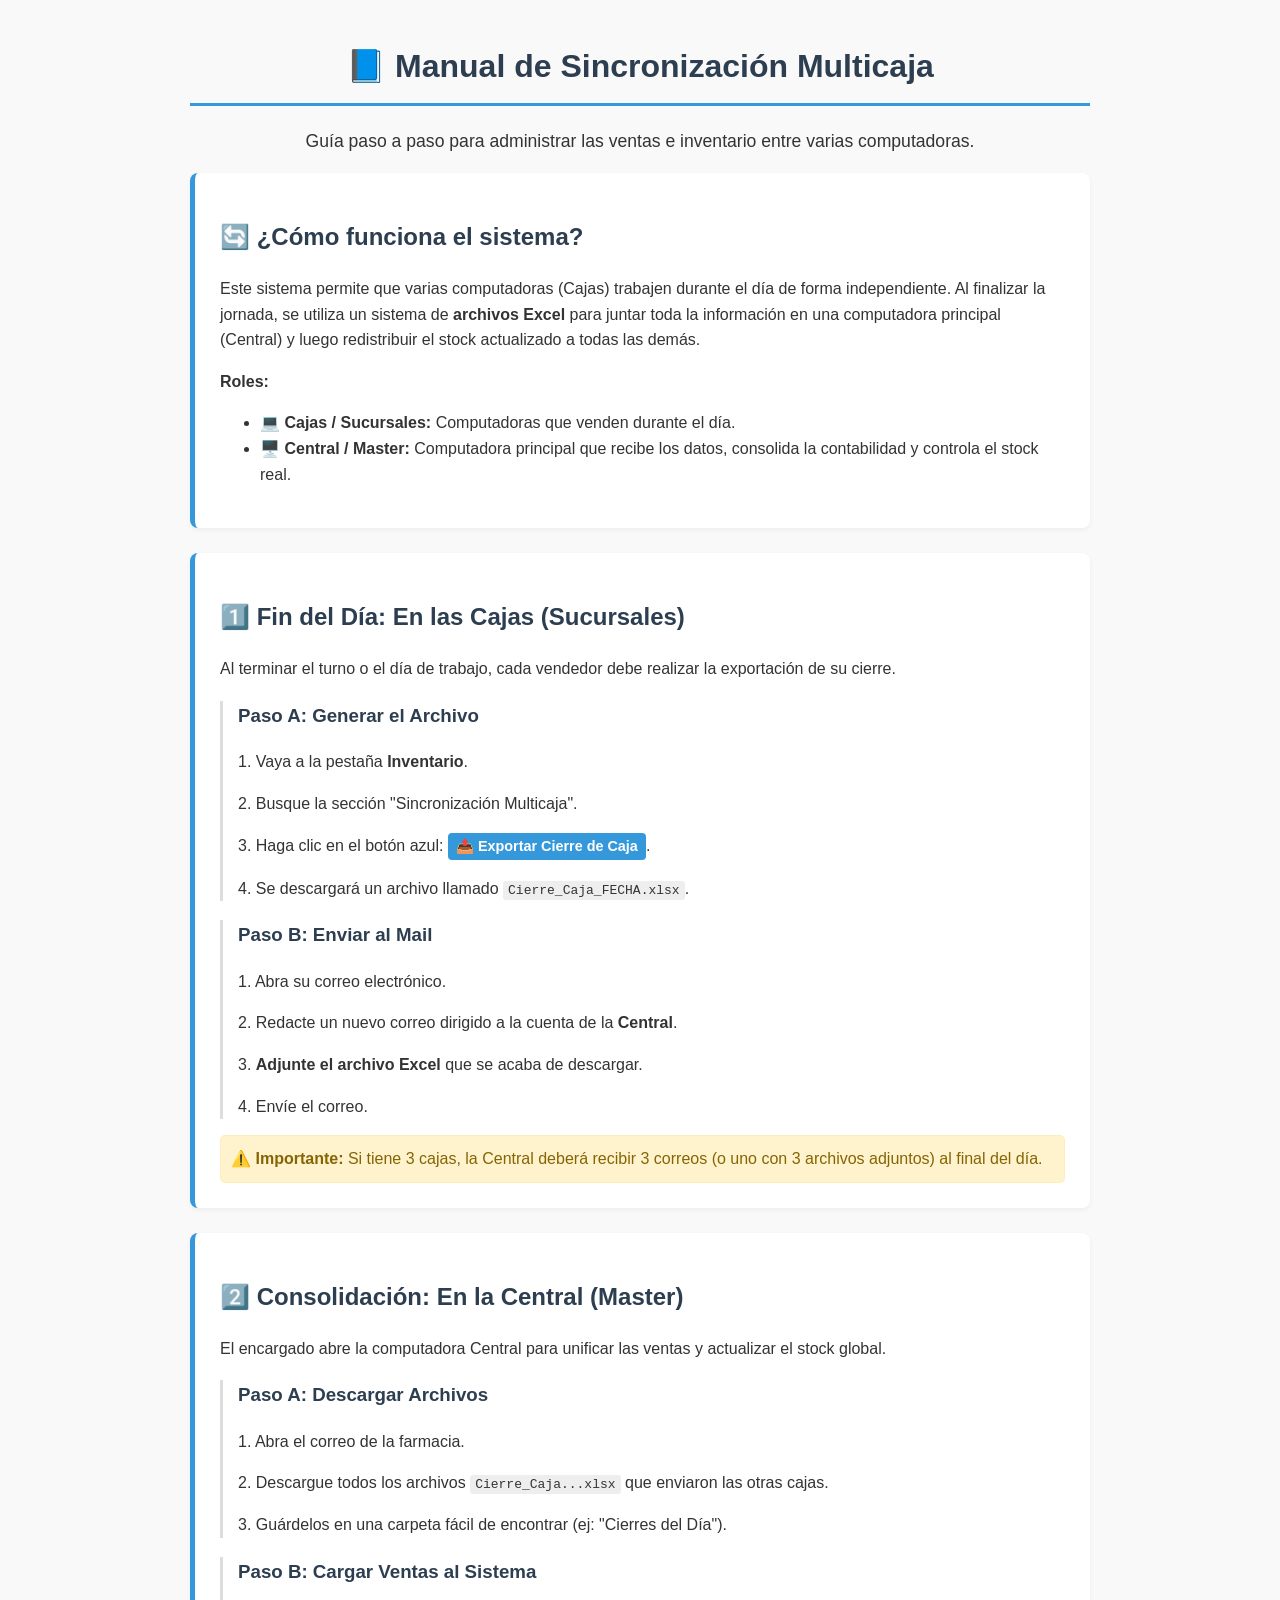
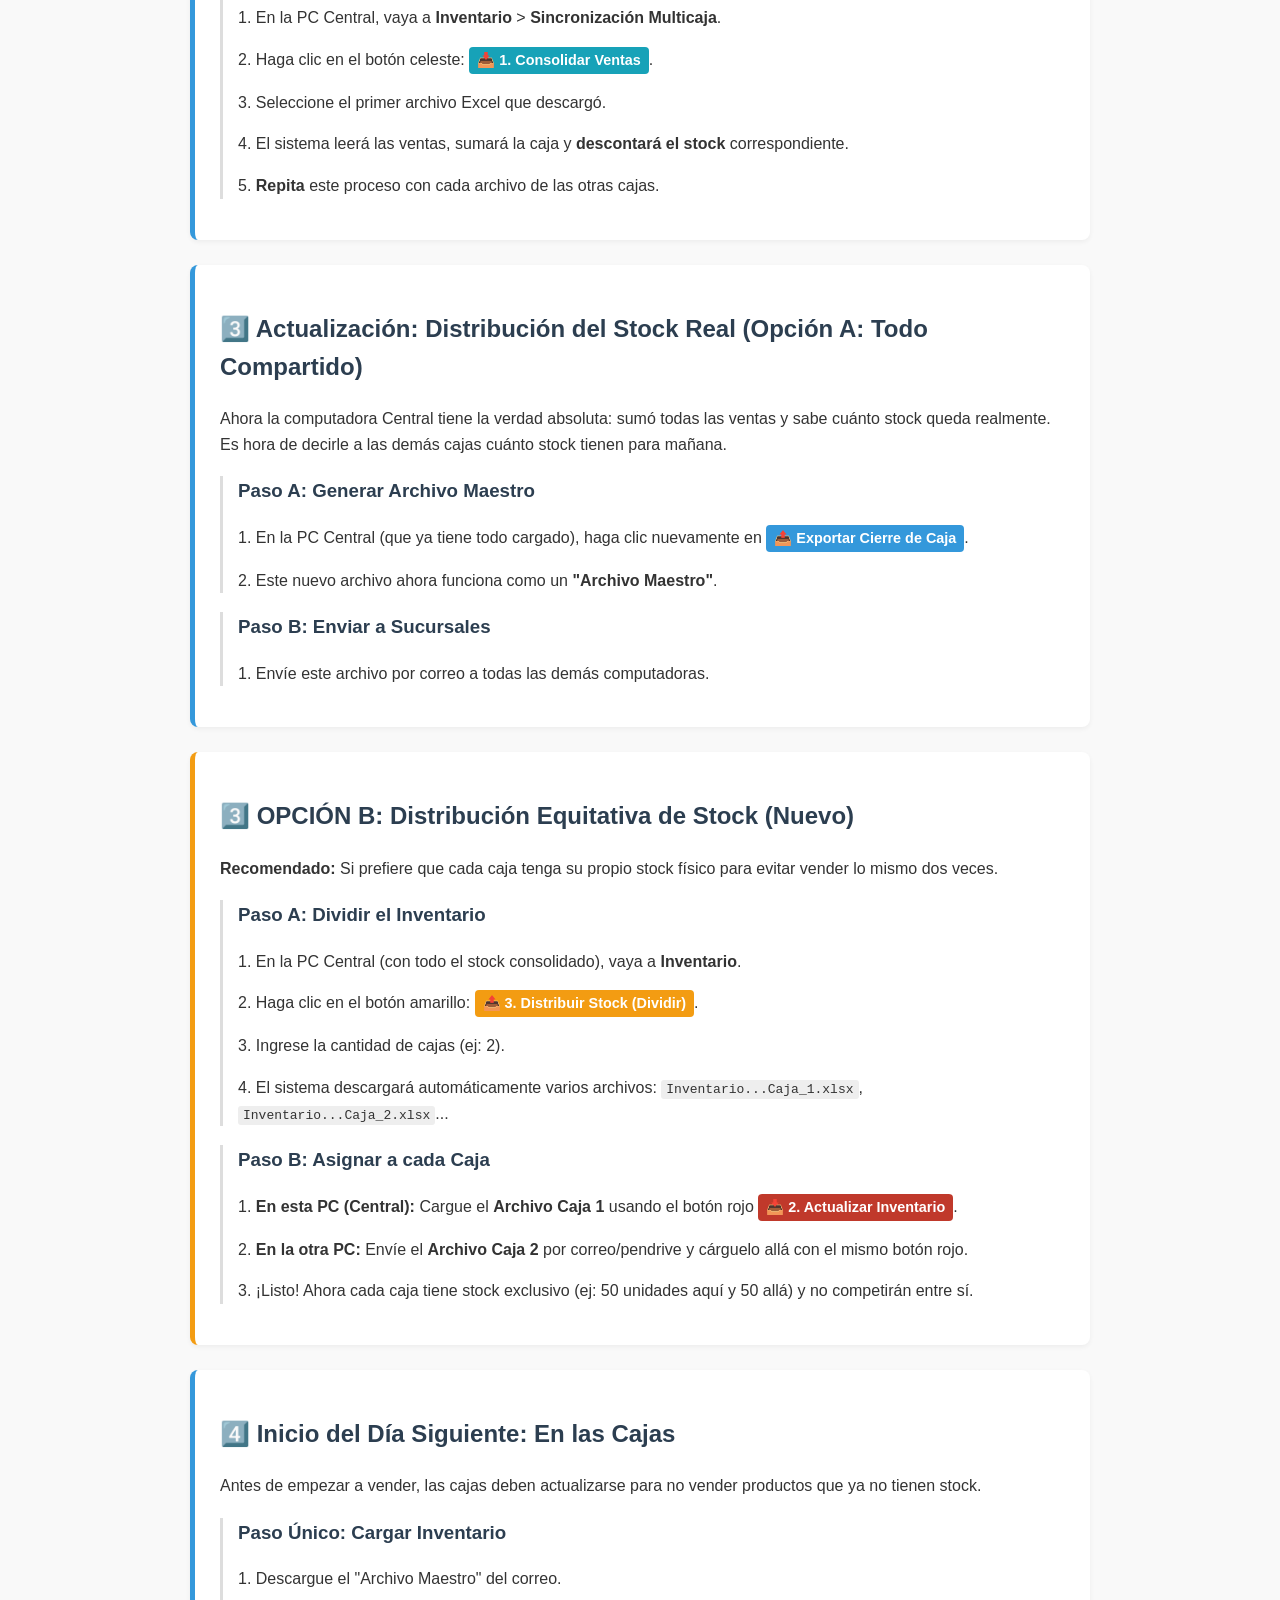
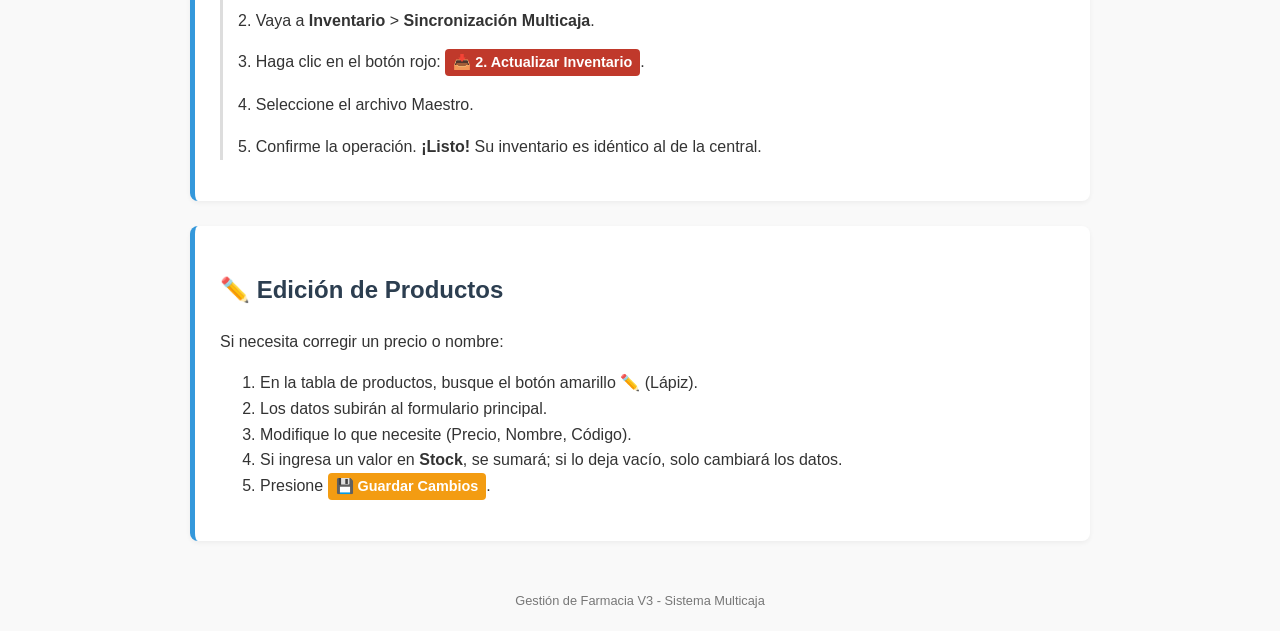
<file: manual_usuario.html>
<!DOCTYPE html>
<html lang="es">

<head>
    <meta charset="UTF-8">
    <meta name="viewport" content="width=device-width, initial-scale=1.0">
    <title>Manual de Usuario - Gestión de Farmacia Multicaja</title>
    <style>
        :root {
            --primary: #2c3e50;
            --accent: #3498db;
            --success: #27ae60;
            --warning: #f39c12;
            --danger: #c0392b;
            --light: #ecf0f1;
            --dark: #2c3e50;
        }

        body {
            font-family: 'Segoe UI', Tahoma, Geneva, Verdana, sans-serif;
            line-height: 1.6;
            color: #333;
            max-width: 900px;
            margin: 0 auto;
            padding: 20px;
            background-color: #f9f9f9;
        }

        h1,
        h2,
        h3 {
            color: var(--primary);
        }

        h1 {
            text-align: center;
            border-bottom: 3px solid var(--accent);
            padding-bottom: 10px;
        }

        .section {
            background: white;
            padding: 25px;
            margin-bottom: 25px;
            border-radius: 8px;
            box-shadow: 0 2px 5px rgba(0, 0, 0, 0.05);
            border-left: 5px solid var(--accent);
        }

        .step {
            margin-bottom: 15px;
            padding-left: 15px;
            border-left: 3px solid #ddd;
        }

        .btn-ref {
            display: inline-block;
            padding: 2px 8px;
            border-radius: 4px;
            font-size: 0.9em;
            font-weight: bold;
            color: white;
        }

        .btn-blue {
            background-color: var(--accent);
        }

        .btn-green {
            background-color: var(--success);
        }

        .btn-red {
            background-color: var(--danger);
        }

        .btn-orange {
            background-color: var(--warning);
        }

        code {
            background-color: #eee;
            padding: 2px 5px;
            border-radius: 3px;
            font-family: monospace;
        }

        .alert {
            background-color: #fff3cd;
            color: #856404;
            padding: 10px;
            border-radius: 5px;
            border: 1px solid #ffeeba;
            margin-top: 10px;
        }

        .icon {
            font-size: 1.5em;
            vertical-align: middle;
            margin-right: 5px;
        }

        .workflow-diagram {
            text-align: center;
            background: #eef;
            padding: 20px;
            border-radius: 8px;
            margin: 20px 0;
        }
    </style>
</head>

<body>

    <h1>📘 Manual de Sincronización Multicaja</h1>
    <p style="text-align: center; font-size: 1.1em;">Guía paso a paso para administrar las ventas e inventario entre
        varias computadoras.</p>

    <div class="section" id="intro">
        <h2>🔄 ¿Cómo funciona el sistema?</h2>
        <p>Este sistema permite que varias computadoras (Cajas) trabajen durante el día de forma independiente. Al
            finalizar la jornada, se utiliza un sistema de <strong>archivos Excel</strong> para juntar toda la
            información en una computadora principal (Central) y luego redistribuir el stock actualizado a todas las
            demás.</p>
        <p><strong>Roles:</strong></p>
        <ul>
            <li><strong>💻 Cajas / Sucursales:</strong> Computadoras que venden durante el día.</li>
            <li><strong>🖥️ Central / Master:</strong> Computadora principal que recibe los datos, consolida la
                contabilidad y controla el stock real.</li>
        </ul>
    </div>

    <div class="section" id="paso1">
        <h2>1️⃣ Fin del Día: En las Cajas (Sucursales)</h2>
        <p>Al terminar el turno o el día de trabajo, cada vendedor debe realizar la exportación de su cierre.</p>

        <div class="step">
            <h3>Paso A: Generar el Archivo</h3>
            <p>1. Vaya a la pestaña <strong>Inventario</strong>.</p>
            <p>2. Busque la sección "Sincronización Multicaja".</p>
            <p>3. Haga clic en el botón azul: <span class="btn-ref btn-blue">📤 Exportar Cierre de Caja</span>.</p>
            <p>4. Se descargará un archivo llamado <code>Cierre_Caja_FECHA.xlsx</code>.</p>
        </div>

        <div class="step">
            <h3>Paso B: Enviar al Mail</h3>
            <p>1. Abra su correo electrónico.</p>
            <p>2. Redacte un nuevo correo dirigido a la cuenta de la <strong>Central</strong>.</p>
            <p>3. <strong>Adjunte el archivo Excel</strong> que se acaba de descargar.</p>
            <p>4. Envíe el correo.</p>
        </div>

        <div class="alert">
            ⚠️ <strong>Importante:</strong> Si tiene 3 cajas, la Central deberá recibir 3 correos (o uno con 3 archivos
            adjuntos) al final del día.
        </div>
    </div>

    <div class="section" id="paso2">
        <h2>2️⃣ Consolidación: En la Central (Master)</h2>
        <p>El encargado abre la computadora Central para unificar las ventas y actualizar el stock global.</p>

        <div class="step">
            <h3>Paso A: Descargar Archivos</h3>
            <p>1. Abra el correo de la farmacia.</p>
            <p>2. Descargue todos los archivos <code>Cierre_Caja...xlsx</code> que enviaron las otras cajas.</p>
            <p>3. Guárdelos en una carpeta fácil de encontrar (ej: "Cierres del Día").</p>
        </div>

        <div class="step">
            <h3>Paso B: Cargar Ventas al Sistema</h3>
            <p>1. En la PC Central, vaya a <strong>Inventario</strong> > <strong>Sincronización Multicaja</strong>.</p>
            <p>2. Haga clic en el botón celeste: <span class="btn-ref btn-blue" style="background-color:#17a2b8;">📥 1.
                    Consolidar Ventas</span>.</p>
            <p>3. Seleccione el primer archivo Excel que descargó.</p>
            <p>4. El sistema leerá las ventas, sumará la caja y <strong>descontará el stock</strong> correspondiente.
            </p>
            <p>5. <strong>Repita</strong> este proceso con cada archivo de las otras cajas.</p>
        </div>
    </div>

    <div class="section" id="paso3">
        <h2>3️⃣ Actualización: Distribución del Stock Real (Opción A: Todo Compartido)</h2>
        <p>Ahora la computadora Central tiene la verdad absoluta: sumó todas las ventas y sabe cuánto stock queda
            realmente. Es hora de decirle a las demás cajas cuánto stock tienen para mañana.</p>

        <div class="step">
            <h3>Paso A: Generar Archivo Maestro</h3>
            <p>1. En la PC Central (que ya tiene todo cargado), haga clic nuevamente en <span
                    class="btn-ref btn-blue">📤 Exportar Cierre de Caja</span>.</p>
            <p>2. Este nuevo archivo ahora funciona como un <strong>"Archivo Maestro"</strong>.</p>
        </div>

        <div class="step">
            <h3>Paso B: Enviar a Sucursales</h3>
            <p>1. Envíe este archivo por correo a todas las demás computadoras.</p>
        </div>
    </div>

    <div class="section" id="paso3b" style="border-left-color: var(--warning);">
        <h2>3️⃣ OPCIÓN B: Distribución Equitativa de Stock (Nuevo)</h2>
        <p><strong>Recomendado:</strong> Si prefiere que cada caja tenga su propio stock físico para evitar vender lo
            mismo dos veces.</p>

        <div class="step">
            <h3>Paso A: Dividir el Inventario</h3>
            <p>1. En la PC Central (con todo el stock consolidado), vaya a <strong>Inventario</strong>.</p>
            <p>2. Haga clic en el botón amarillo: <span class="btn-ref btn-orange">📤 3. Distribuir Stock
                    (Dividir)</span>.</p>
            <p>3. Ingrese la cantidad de cajas (ej: 2).</p>
            <p>4. El sistema descargará automáticamente varios archivos: <code>Inventario...Caja_1.xlsx</code>,
                <code>Inventario...Caja_2.xlsx</code>...</p>
        </div>

        <div class="step">
            <h3>Paso B: Asignar a cada Caja</h3>
            <p>1. <strong>En esta PC (Central):</strong> Cargue el <strong>Archivo Caja 1</strong> usando el botón rojo
                <span class="btn-ref btn-red">📥 2. Actualizar Inventario</span>.</p>
            <p>2. <strong>En la otra PC:</strong> Envíe el <strong>Archivo Caja 2</strong> por correo/pendrive y
                cárguelo allá con el mismo botón rojo.</p>
            <p>3. ¡Listo! Ahora cada caja tiene stock exclusivo (ej: 50 unidades aquí y 50 allá) y no competirán entre
                sí.</p>
        </div>
    </div>

    <div class="section" id="paso4">
        <h2>4️⃣ Inicio del Día Siguiente: En las Cajas</h2>
        <p>Antes de empezar a vender, las cajas deben actualizarse para no vender productos que ya no tienen stock.</p>

        <div class="step">
            <h3>Paso Único: Cargar Inventario</h3>
            <p>1. Descargue el "Archivo Maestro" del correo.</p>
            <p>2. Vaya a <strong>Inventario</strong> > <strong>Sincronización Multicaja</strong>.</p>
            <p>3. Haga clic en el botón rojo: <span class="btn-ref btn-red">📥 2. Actualizar Inventario</span>.</p>
            <p>4. Seleccione el archivo Maestro.</p>
            <p>5. Confirme la operación. <strong>¡Listo!</strong> Su inventario es idéntico al de la central.</p>
        </div>
    </div>

    <div class="section">
        <h2>✏️ Edición de Productos</h2>
        <p>Si necesita corregir un precio o nombre:</p>
        <ol>
            <li>En la tabla de productos, busque el botón amarillo ✏️ (Lápiz).</li>
            <li>Los datos subirán al formulario principal.</li>
            <li>Modifique lo que necesite (Precio, Nombre, Código).</li>
            <li>Si ingresa un valor en <strong>Stock</strong>, se sumará; si lo deja vacío, solo cambiará los datos.
            </li>
            <li>Presione <span class="btn-ref btn-orange">💾 Guardar Cambios</span>.</li>
        </ol>
    </div>

    <footer style="text-align: center; margin-top: 50px; font-size: 0.8em; color: #777;">
        Gestión de Farmacia V3 - Sistema Multicaja
    </footer>

</body>

</html>
</file>
